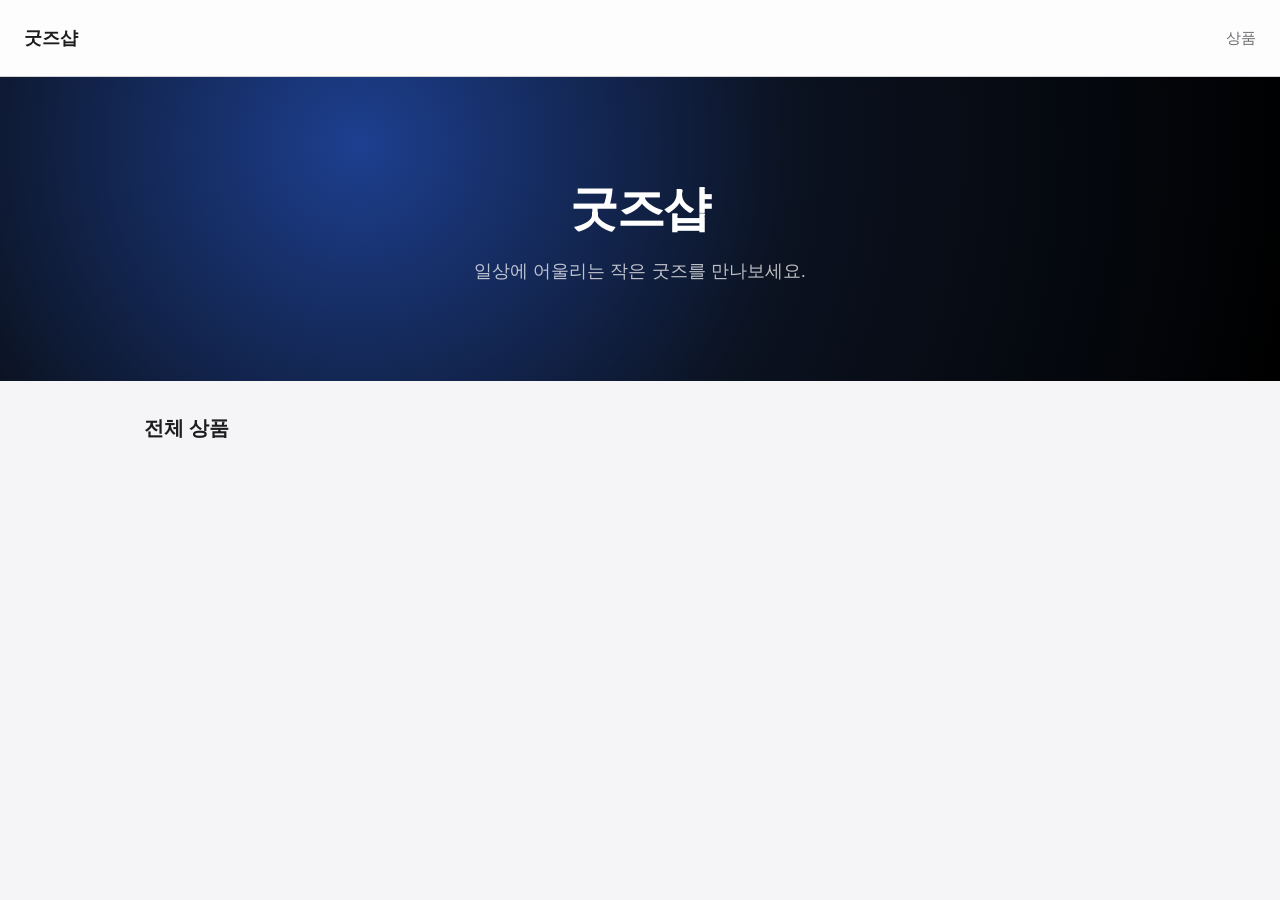
<file: index.html>
<!doctype html>
<html lang="ko">
<head>
  <meta charset="UTF-8" />
  <meta name="viewport" content="width=device-width, initial-scale=1, viewport-fit=cover" />
  <title>상품 목록 | 굿즈샵</title>
  <link rel="stylesheet" href="css/style.css" />
  <link rel="manifest" href="manifest.json" />
  <link rel="icon" type="image/png" href="icons/favicon-32.png" />
  <link rel="apple-touch-icon" href="icons/apple-touch-icon.png" />
  <meta name="theme-color" content="#0071e3" />
  <meta name="apple-mobile-web-app-capable" content="yes" />
  <meta name="apple-mobile-web-app-status-bar-style" content="default" />
</head>
<body>
  <header class="bar">
    <a class="brand" href="index.html">굿즈샵</a>
    <nav class="links">
      <a href="index.html">상품</a>
      <a id="orders-link" href="orders.html" hidden>내 결제내역</a>
      <a id="admin-link" href="admin.html" hidden>관리자</a>
      <a id="login-link" href="login.html" hidden>로그인</a>
      <a id="logout-link" href="#" hidden>로그아웃</a>
    </nav>
  </header>

  <section class="hero">
    <div class="hero-inner">
      <h1 class="hero-title">굿즈샵</h1>
      <p class="hero-sub">일상에 어울리는 작은 굿즈를 만나보세요.</p>
    </div>
  </section>

  <div class="wrap">
    <h2 class="section-title">전체 상품</h2>
    <p class="error-text" id="shop-error" hidden></p>
    <div class="grid" id="product-grid"></div>
  </div>

  <script src="https://js.tosspayments.com/v2/standard"></script>
  <script type="module" src="js/shop.js"></script>
  <script type="module" src="js/pwa.js"></script>
</body>
</html>
</file>
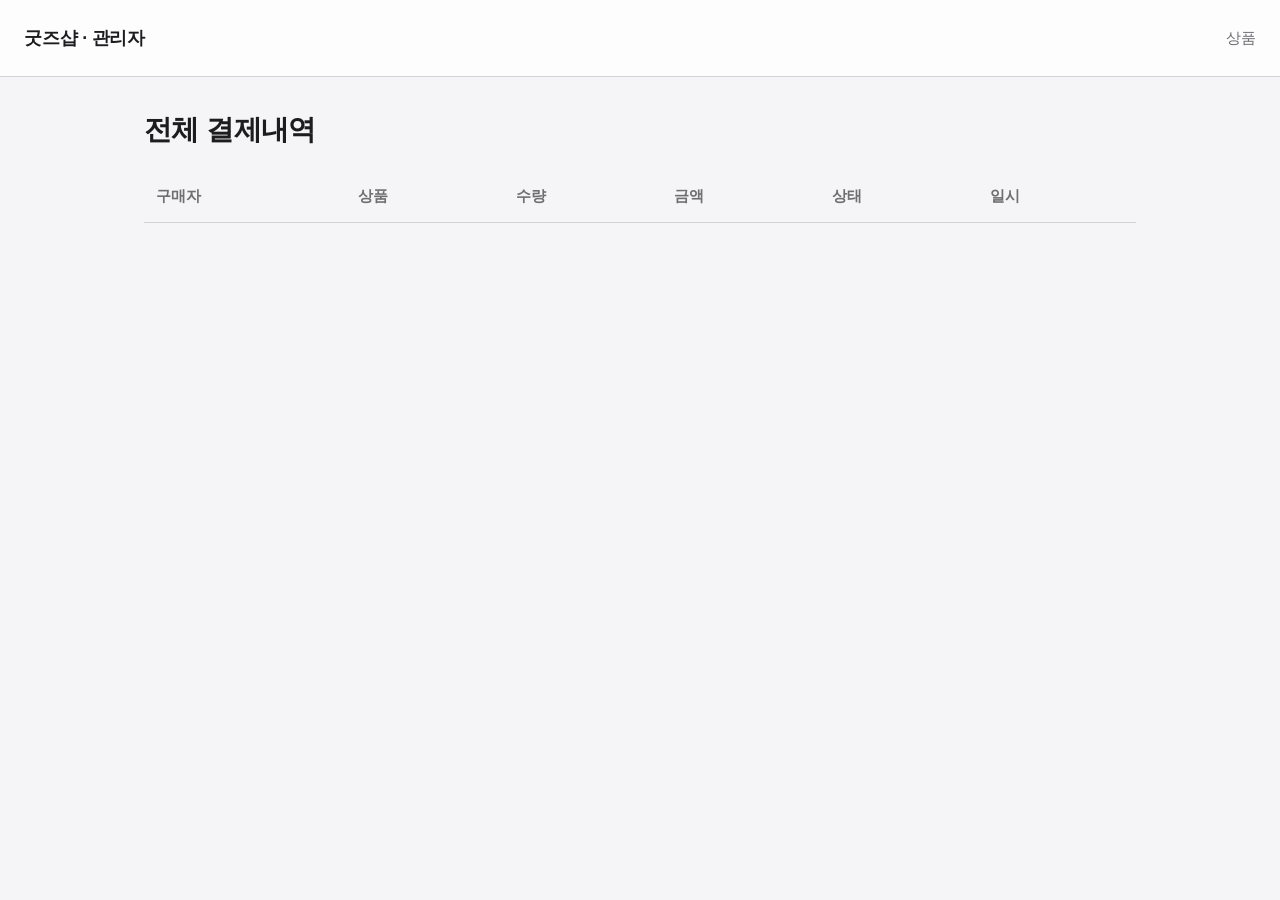
<file: admin.html>
<!doctype html>
<html lang="ko">
<head>
  <meta charset="UTF-8" />
  <meta name="viewport" content="width=device-width, initial-scale=1, viewport-fit=cover" />
  <title>관리자 | 굿즈샵</title>
  <link rel="stylesheet" href="css/style.css" />
  <link rel="manifest" href="manifest.json" />
  <link rel="icon" type="image/png" href="icons/favicon-32.png" />
  <link rel="apple-touch-icon" href="icons/apple-touch-icon.png" />
  <meta name="theme-color" content="#0071e3" />
  <meta name="apple-mobile-web-app-capable" content="yes" />
  <meta name="apple-mobile-web-app-status-bar-style" content="default" />
</head>
<body>
  <header class="bar">
    <a class="brand" href="index.html">굿즈샵 · 관리자</a>
    <nav class="links">
      <a href="index.html">상품</a>
      <a id="orders-link" href="orders.html" hidden>내 결제내역</a>
      <a id="login-link" href="login.html" hidden>로그인</a>
      <a id="logout-link" href="#" hidden>로그아웃</a>
    </nav>
  </header>

  <div class="wrap">
    <h1>전체 결제내역</h1>
    <div class="table-scroll">
      <table>
        <thead>
          <tr>
            <th>구매자</th>
            <th>상품</th>
            <th>수량</th>
            <th>금액</th>
            <th>상태</th>
            <th>일시</th>
          </tr>
        </thead>
        <tbody id="orders-body"></tbody>
      </table>
    </div>
    <p class="empty-text" id="orders-empty" hidden>아직 결제내역이 없어요.</p>
  </div>

  <script type="module" src="js/admin.js"></script>
  <script type="module" src="js/pwa.js"></script>
</body>
</html>
</file>
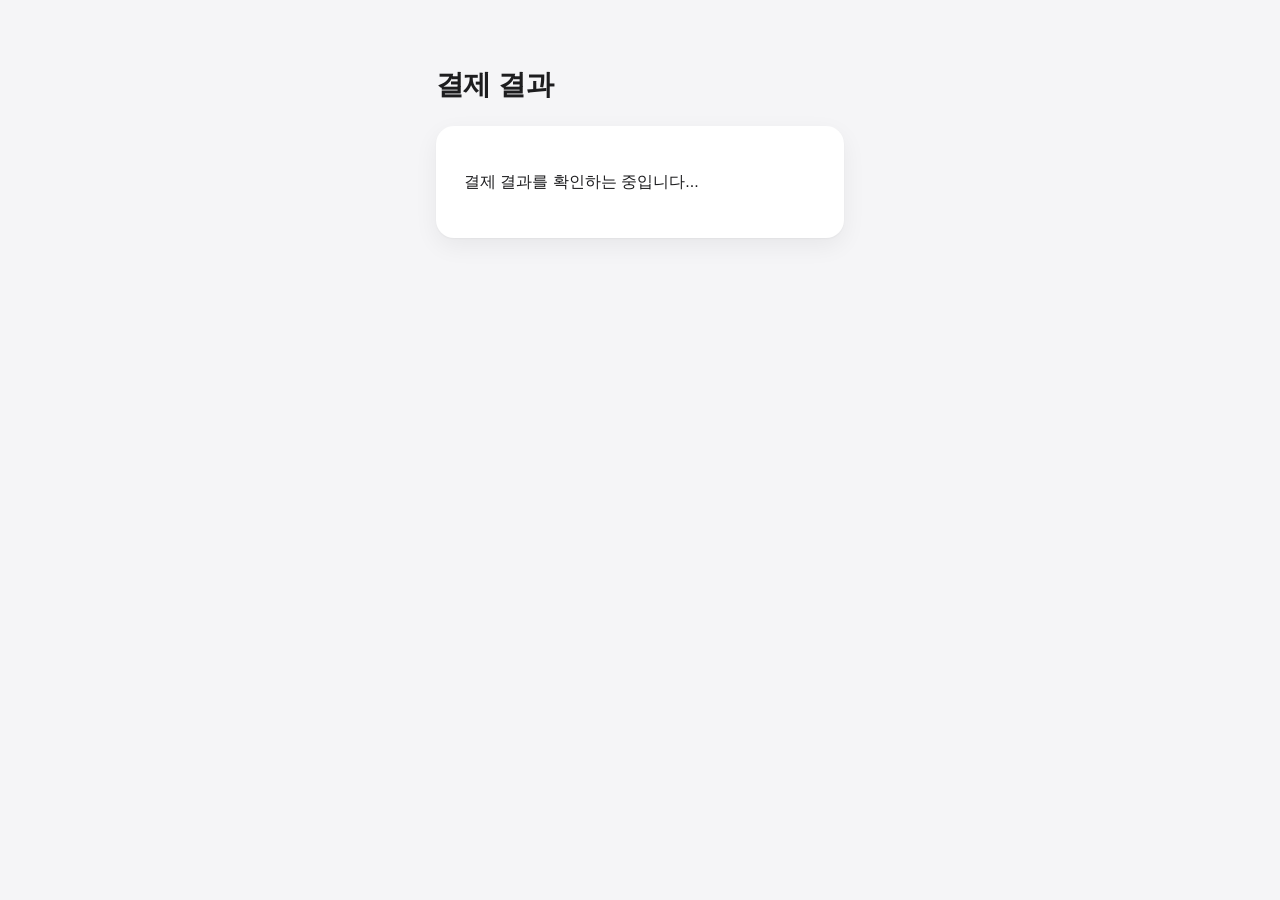
<file: checkout-result.html>
<!doctype html>
<html lang="ko">
<head>
  <meta charset="UTF-8" />
  <meta name="viewport" content="width=device-width, initial-scale=1, viewport-fit=cover" />
  <title>결제 결과 | 굿즈샵</title>
  <link rel="stylesheet" href="css/style.css" />
  <link rel="manifest" href="manifest.json" />
  <link rel="icon" type="image/png" href="icons/favicon-32.png" />
  <link rel="apple-touch-icon" href="icons/apple-touch-icon.png" />
  <meta name="theme-color" content="#0071e3" />
  <meta name="apple-mobile-web-app-capable" content="yes" />
  <meta name="apple-mobile-web-app-status-bar-style" content="default" />
</head>
<body>
  <div class="narrow">
    <h1>결제 결과</h1>
    <div class="card" id="result-card">
      <p>결제 결과를 확인하는 중입니다...</p>
    </div>
  </div>

  <script type="module" src="js/checkout-result.js"></script>
  <script type="module" src="js/pwa.js"></script>
</body>
</html>
</file>
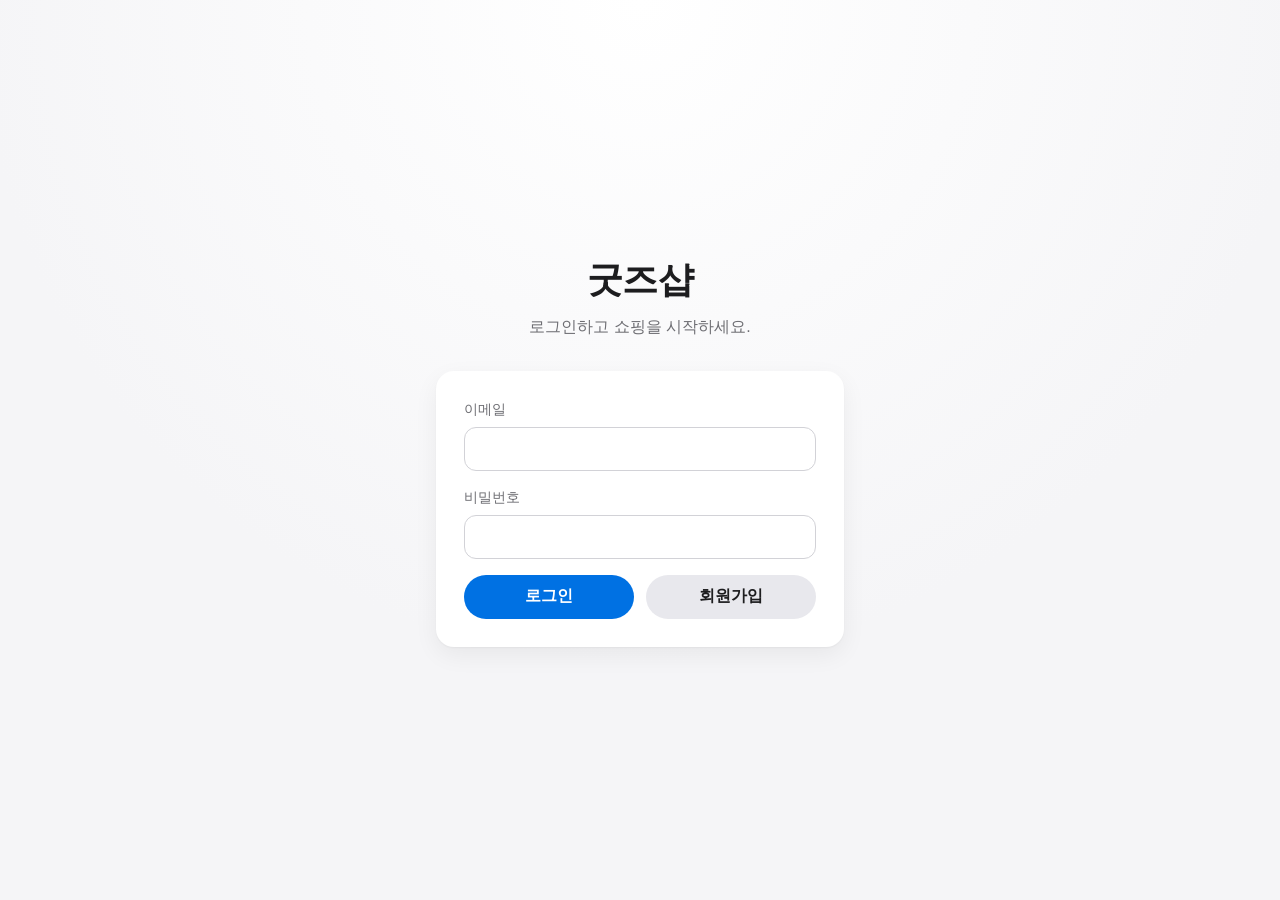
<file: login.html>
<!doctype html>
<html lang="ko">
<head>
  <meta charset="UTF-8" />
  <meta name="viewport" content="width=device-width, initial-scale=1, viewport-fit=cover" />
  <title>로그인 | 굿즈샵</title>
  <link rel="stylesheet" href="css/style.css" />
  <link rel="manifest" href="manifest.json" />
  <link rel="icon" type="image/png" href="icons/favicon-32.png" />
  <link rel="apple-touch-icon" href="icons/apple-touch-icon.png" />
  <meta name="theme-color" content="#0071e3" />
  <meta name="apple-mobile-web-app-capable" content="yes" />
  <meta name="apple-mobile-web-app-status-bar-style" content="default" />
</head>
<body>
  <div class="auth-screen">
    <div class="narrow">
      <h1 class="auth-title">굿즈샵</h1>
      <p class="auth-sub">로그인하고 쇼핑을 시작하세요.</p>

      <div class="card">
        <form id="auth-form">
          <div class="field">
            <label for="email">이메일</label>
            <input id="email" type="email" required />
          </div>
          <div class="field">
            <label for="password">비밀번호</label>
            <input id="password" type="password" minlength="6" required />
          </div>
          <div class="btn-row">
            <button class="btn" type="submit">로그인</button>
            <button class="btn secondary" type="button" id="signup-btn">회원가입</button>
          </div>
          <p class="error-text" id="auth-error" hidden></p>
          <p class="notice-text" id="auth-notice" hidden></p>
        </form>
      </div>
    </div>
  </div>

  <script type="module" src="js/login.js"></script>
  <script type="module" src="js/pwa.js"></script>
</body>
</html>
</file>
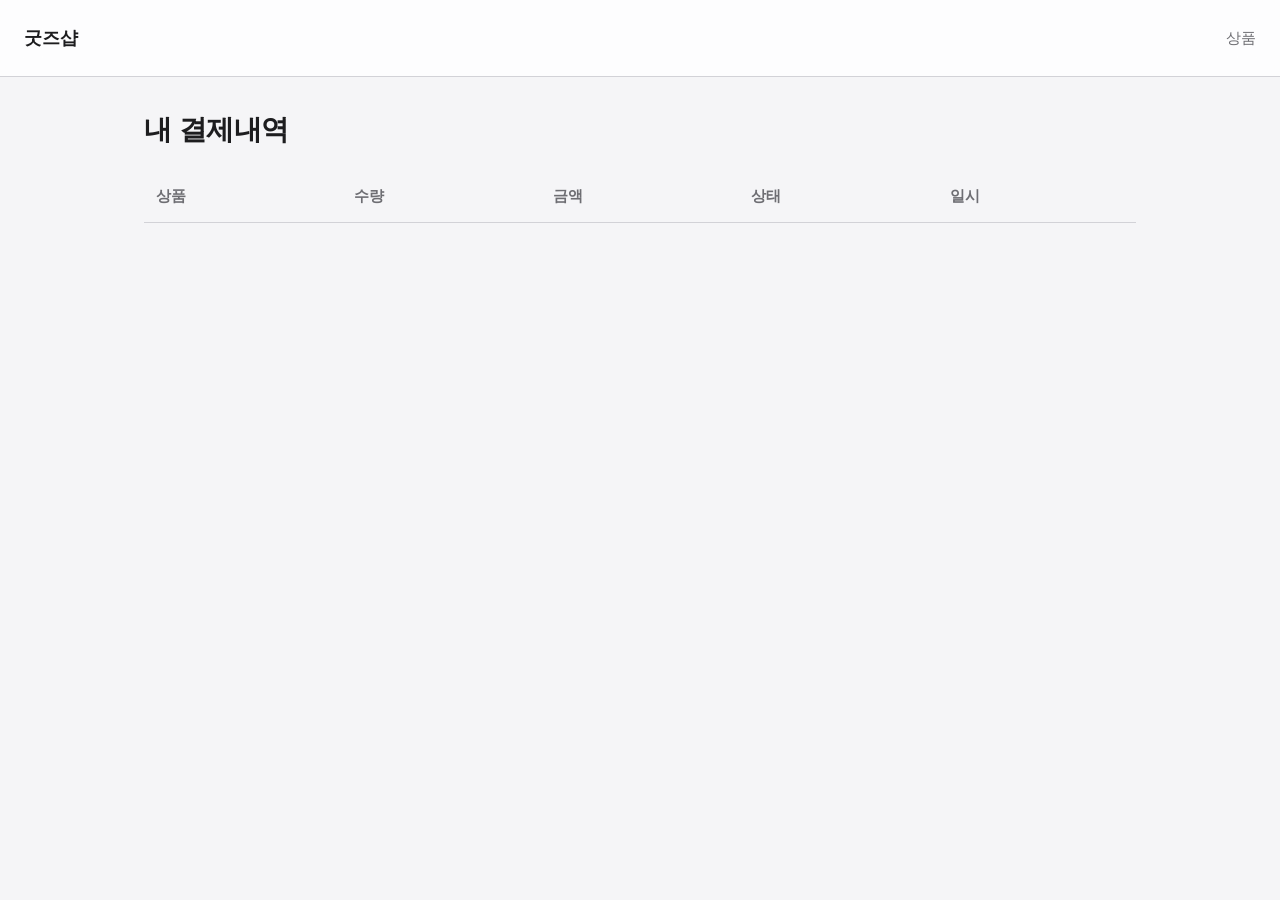
<file: orders.html>
<!doctype html>
<html lang="ko">
<head>
  <meta charset="UTF-8" />
  <meta name="viewport" content="width=device-width, initial-scale=1, viewport-fit=cover" />
  <title>내 결제내역 | 굿즈샵</title>
  <link rel="stylesheet" href="css/style.css" />
  <link rel="manifest" href="manifest.json" />
  <link rel="icon" type="image/png" href="icons/favicon-32.png" />
  <link rel="apple-touch-icon" href="icons/apple-touch-icon.png" />
  <meta name="theme-color" content="#0071e3" />
  <meta name="apple-mobile-web-app-capable" content="yes" />
  <meta name="apple-mobile-web-app-status-bar-style" content="default" />
</head>
<body>
  <header class="bar">
    <a class="brand" href="index.html">굿즈샵</a>
    <nav class="links">
      <a href="index.html">상품</a>
      <a id="orders-link" href="orders.html" hidden>내 결제내역</a>
      <a id="admin-link" href="admin.html" hidden>관리자</a>
      <a id="login-link" href="login.html" hidden>로그인</a>
      <a id="logout-link" href="#" hidden>로그아웃</a>
    </nav>
  </header>

  <div class="wrap">
    <h1>내 결제내역</h1>
    <div class="table-scroll">
      <table>
        <thead>
          <tr>
            <th>상품</th>
            <th>수량</th>
            <th>금액</th>
            <th>상태</th>
            <th>일시</th>
          </tr>
        </thead>
        <tbody id="orders-body"></tbody>
      </table>
    </div>
    <p class="empty-text" id="orders-empty" hidden>아직 결제내역이 없어요.</p>
  </div>

  <script type="module" src="js/orders.js"></script>
  <script type="module" src="js/pwa.js"></script>
</body>
</html>
</file>
<file: css/style.css>
:root {
  --bg: #f5f5f7;
  --surface: #ffffff;
  --text: #1d1d1f;
  --text-soft: #6e6e73;
  --accent: #0071e3;
  --accent-hover: #0077ed;
  --accent-active: #006edb;
  --cream: #f5f5f7;
  --border: #d2d2d7;
  --radius: 18px;
  --danger: #d70015;
  --danger-bg: #ffece8;
  --success: #1d7d34;
  --success-bg: #e3f6e9;
  --warning: #b25000;
  --warning-bg: #fff4e0;
}

* {
  box-sizing: border-box;
}

body {
  margin: 0;
  background: var(--bg);
  color: var(--text);
  font-family: -apple-system, BlinkMacSystemFont, "SF Pro Display", "SF Pro Text",
    "Apple SD Gothic Neo", "Malgun Gothic", sans-serif;
  font-size: 16px;
  line-height: 1.5;
  -webkit-font-smoothing: antialiased;
}

a {
  color: var(--accent);
}

h1 {
  font-size: 1.75rem;
  font-weight: 700;
  letter-spacing: -0.02em;
  margin: 0 0 20px;
}

.wrap {
  max-width: 1040px;
  margin: 0 auto;
  padding: 32px 24px 64px;
}

.hero {
  background: radial-gradient(circle at 28% 22%, #1d3f8f 0%, #0b1220 46%, #000000 100%);
  color: #fff;
  padding: 96px 24px;
  text-align: center;
}

.hero-inner {
  max-width: 640px;
  margin: 0 auto;
}

.hero-title {
  font-size: 3rem;
  font-weight: 700;
  letter-spacing: -0.03em;
  margin: 0 0 12px;
}

.hero-sub {
  font-size: 1.15rem;
  color: rgba(255, 255, 255, 0.72);
  margin: 0;
}

.section-title {
  font-size: 1.25rem;
  font-weight: 700;
  letter-spacing: -0.01em;
  color: var(--text);
  margin: 0 0 16px;
}

.narrow {
  max-width: 440px;
  margin: 64px auto;
  padding: 0 16px;
}

.auth-screen {
  min-height: 100vh;
  display: flex;
  align-items: center;
  justify-content: center;
  background: radial-gradient(circle at 50% 0%, #ffffff 0%, var(--bg) 60%);
}

.auth-screen .narrow {
  width: 100%;
  margin: 0;
}

.auth-title {
  text-align: center;
  font-size: 2.25rem;
  font-weight: 700;
  letter-spacing: -0.02em;
  margin: 0 0 8px;
}

.auth-sub {
  text-align: center;
  color: var(--text-soft);
  font-size: 1rem;
  margin: 0 0 32px;
}

header.bar,
footer.footer-bar {
  display: flex;
  align-items: center;
  justify-content: space-between;
  flex-wrap: wrap;
  gap: 12px;
  padding: 16px 24px;
  border-bottom: 1px solid var(--border);
}

header.bar {
  position: sticky;
  top: 0;
  z-index: 10;
  padding-top: max(16px, env(safe-area-inset-top));
  background: rgba(255, 255, 255, 0.8);
  backdrop-filter: saturate(180%) blur(20px);
  -webkit-backdrop-filter: saturate(180%) blur(20px);
}

footer.footer-bar {
  border-bottom: none;
  border-top: 1px solid var(--border);
  color: var(--text-soft);
  font-size: 14px;
}

.brand {
  font-weight: 600;
  letter-spacing: -0.01em;
  color: var(--text);
  text-decoration: none;
  font-size: 1.1rem;
}

nav.links {
  display: flex;
  gap: 20px;
  flex-wrap: wrap;
  align-items: center;
}

nav.links a {
  display: inline-flex;
  align-items: center;
  min-height: 44px;
  color: var(--text-soft);
  text-decoration: none;
  font-size: 0.95rem;
  transition: color 0.15s ease;
}

nav.links a:hover {
  color: var(--text);
}

nav.links a[hidden] {
  display: none;
}

.card {
  border: none;
  border-radius: var(--radius);
  padding: 28px;
  background: var(--surface);
  box-shadow: 0 1px 2px rgba(0, 0, 0, 0.04), 0 8px 24px rgba(0, 0, 0, 0.06);
}

a.card {
  display: block;
  text-decoration: none;
  color: inherit;
  transition: box-shadow 0.2s ease, transform 0.2s ease;
}

a.card:hover {
  box-shadow: 0 2px 4px rgba(0, 0, 0, 0.05), 0 12px 32px rgba(0, 0, 0, 0.09);
  transform: translateY(-2px);
}

.card + .card {
  margin-top: 16px;
}

.field {
  margin-bottom: 16px;
}

.field label {
  display: block;
  margin-bottom: 6px;
  font-size: 0.9rem;
  color: var(--text-soft);
}

.field input {
  width: 100%;
  padding: 10px 14px;
  font-size: 16px;
  border: 1px solid var(--border);
  border-radius: 12px;
  min-height: 44px;
  background: var(--surface);
  color: var(--text);
  transition: border-color 0.15s ease, box-shadow 0.15s ease;
}

.field input:focus {
  outline: none;
  border-color: var(--accent);
  box-shadow: 0 0 0 4px rgba(0, 113, 227, 0.15);
}

.btn {
  display: inline-flex;
  align-items: center;
  justify-content: center;
  min-height: 44px;
  padding: 10px 24px;
  border-radius: 999px;
  border: none;
  background: var(--accent);
  color: #fff;
  font-size: 16px;
  font-weight: 600;
  cursor: pointer;
  transition: background-color 0.15s ease, transform 0.1s ease;
}

.btn:hover {
  background: var(--accent-hover);
}

.btn:active {
  background: var(--accent-active);
  transform: scale(0.98);
}

.btn.secondary {
  background: #e8e8ed;
  color: var(--text);
}

.btn.secondary:hover {
  background: #dcdce1;
}

.btn.block {
  width: 100%;
}

.btn-row {
  display: flex;
  gap: 12px;
}

.btn-row .btn {
  flex: 1;
}

.error-text {
  color: var(--danger);
  font-size: 0.9rem;
  margin-top: 8px;
}

.notice-text {
  color: var(--success);
  font-size: 0.9rem;
  margin-top: 8px;
}

.empty-text {
  color: var(--text-soft);
  padding: 32px 0;
  text-align: center;
}

.grid {
  display: grid;
  grid-template-columns: repeat(auto-fill, minmax(220px, 1fr));
  gap: 16px;
  margin-top: 16px;
}

.product-thumb {
  width: 100%;
  height: 140px;
  border-radius: 12px;
  background: var(--cream);
  margin-bottom: 12px;
  object-fit: cover;
  display: block;
}

.product-name {
  font-weight: 600;
  margin: 0 0 4px;
}

.product-desc {
  color: var(--text-soft);
  font-size: 0.9rem;
  margin: 0 0 12px;
}

.product-price {
  font-weight: 700;
  margin: 0 0 16px;
}

.payment-widget-block {
  margin-bottom: 16px;
}

.detail-thumb {
  width: 100%;
  max-width: 360px;
  height: 360px;
  border-radius: 12px;
  background: var(--cream);
  margin-bottom: 16px;
  object-fit: cover;
  display: block;
}

.table-scroll {
  overflow-x: auto;
  margin-top: 16px;
}

table {
  width: 100%;
  border-collapse: collapse;
  min-width: 480px;
}

th,
td {
  text-align: left;
  padding: 14px 12px;
  border-bottom: 1px solid var(--border);
  font-size: 0.95rem;
}

th {
  color: var(--text-soft);
  font-weight: 600;
}

tbody tr:hover {
  background: var(--bg);
}

.badge {
  display: inline-block;
  padding: 4px 12px;
  border-radius: 999px;
  font-size: 0.85rem;
  font-weight: 600;
}

.badge.paid {
  background: var(--success-bg);
  color: var(--success);
}

.badge.pending {
  background: var(--warning-bg);
  color: var(--warning);
}

.badge.failed {
  background: var(--danger-bg);
  color: var(--danger);
}

@media (max-width: 600px) {
  .grid {
    grid-template-columns: repeat(2, 1fr);
  }

  .hero {
    padding: 64px 20px;
  }

  .hero-title {
    font-size: 2.25rem;
  }

  .hero-sub {
    font-size: 1rem;
  }
}

@media (max-width: 420px) {
  .grid {
    grid-template-columns: 1fr;
  }

  .narrow {
    margin: 24px auto;
  }
}

.pwa-install {
  position: fixed;
  right: 16px;
  bottom: max(16px, env(safe-area-inset-bottom));
  z-index: 20;
  display: flex;
  align-items: center;
  gap: 2px;
  padding: 4px;
  border-radius: 999px;
  background: var(--accent);
  box-shadow: 0 4px 16px rgba(0, 0, 0, 0.15);
}

.pwa-install-btn {
  min-height: 32px;
  padding: 0 6px 0 12px;
  border: none;
  background: transparent;
  color: #fff;
  font-size: 0.85rem;
  font-weight: 600;
  cursor: pointer;
}

.pwa-install-close {
  width: 28px;
  height: 28px;
  border: none;
  border-radius: 50%;
  background: transparent;
  color: rgba(255, 255, 255, 0.8);
  font-size: 1.1rem;
  line-height: 1;
  cursor: pointer;
}

.pwa-install:hover {
  background: var(--accent-hover);
}

.pwa-install-close:hover {
  background: rgba(255, 255, 255, 0.2);
}
</file>
